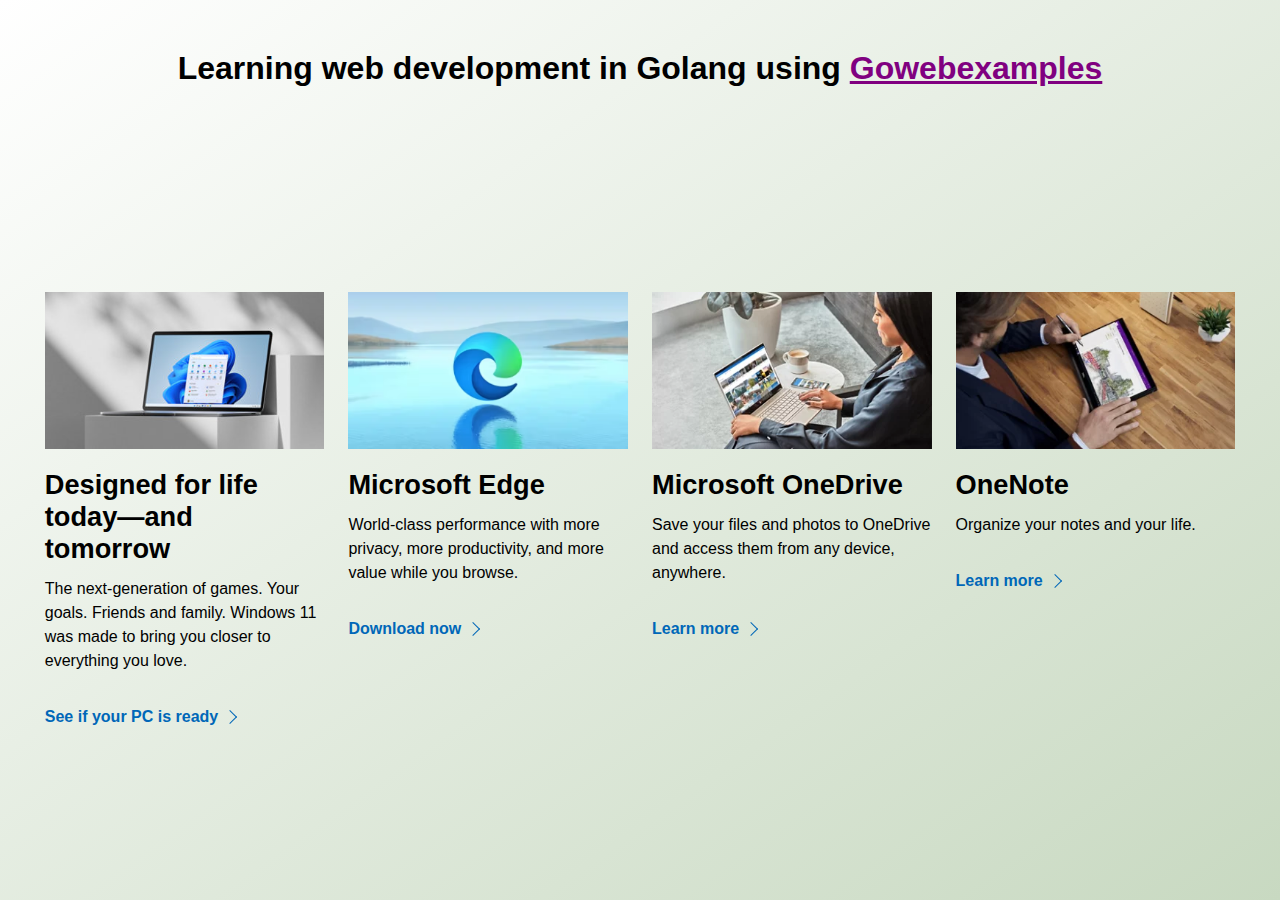
<file: assets/index.html>
<!DOCTYPE html>
<html lang="en">
  <head>
    <meta charset="UTF-8" />
    <meta name="viewport" content="width=device-width, initial-scale=1.0" />
    <link rel="stylesheet" href="styles.css" />
    <title>Learning Golang</title>
  </head>

  <body>
    <h1>
      Learning web development in Golang using
      <a href="https://gowebexamples.com" target="" _blank>Gowebexamples</a>
    </h1>

    <section class="cta-section">
      <div class="card">
        <img
          src="../assets/imgs/designed-for-life.jpeg"
          alt="Designed for life"
          class="card__img"
        />
        <h2 class="card__title">Designed for life today—and tomorrow</h2>
        <p class="card__details">
          The next-generation of games. Your goals. Friends and family. Windows
          11 was made to bring you closer to everything you love.
        </p>
        <a
          href="https://www.microsoft.com/en-gb/windows/windows-11?icid=mscom_marcom_CPH1a_Win11PChlth#pchealthcheck"
          class="card__cta-link"
        >
          See if your PC is ready<span class="card__cta-link--chevron"></span>
        </a>
      </div>

      <div class="card">
        <img
          src="../assets/imgs/microsoft-edge.avif"
          alt="Microsoft Edge"
          class="card__img"
        />
        <h2 class="card__title">Microsoft Edge</h2>
        <p class="card__details">
          World-class performance with more privacy, more productivity, and more
          value while you browse.
        </p>
        <a
          href="https://www.microsoft.com/en-us/edge?form=MI13F3&OCID=MI13F3"
          class="card__cta-link"
        >
          Download now<span class="card__cta-link--chevron"></span>
        </a>
      </div>

      <div class="card">
        <img
          src="../assets/imgs/microsoft-onedrive.webp"
          alt="Microsoft OneDrive"
          class="card__img"
        />
        <h2 class="card__title">Microsoft OneDrive</h2>
        <p class="card__details">
          Save your files and photos to OneDrive and access them from any
          device, anywhere.
        </p>
        <a
          href="https://www.microsoft.com/en/microsoft-365/onedrive/online-cloud-storage?icid=mscom_marcom_CPH3a_OneDrive"
          class="card__cta-link"
        >
          Learn more<span class="card__cta-link--chevron"></span>
        </a>
      </div>

      <div class="card">
        <img
          src="../assets/imgs/onenote.webp"
          alt="OneNote"
          class="card__img"
        />
        <h2 class="card__title">OneNote</h2>
        <p class="card__details">Organize your notes and your life.</p>
        <a
          href="https://www.microsoft.com/en/microsoft-365/onenote/digital-note-taking-app?icid=mscom_marcom_CPH4a_OneNote"
          class="card__cta-link"
        >
          Learn more<span class="card__cta-link--chevron"></span>
        </a>
      </div>
    </section>
  </body>
</html>
</file>
<file: assets/styles.css>
/* General resets */
*,
*::before,
*::after {
  padding: 0;
  margin: 0;
  box-sizing: border-box;
}

h1,
h2,
h3,
h4,
h5,
h6,
p,
a,
title,
label {
  font-family: "Livvic", sans-serif;
}

body {
  height: 100vh;
  width: 100vw;
  background-image: linear-gradient(to bottom right, #fff, #c8d9c1);
  display: flex;
  flex-direction: column;
  padding-top: 50px;
  gap: 50px;
  align-items: center;
  justify-content: center;
  color: black;
}

a {
  color: purple;
}

/* CTA section */
.cta-section {
  padding: 0 3.5%;
  display: grid;
  gap: 2rem 1.5rem;
  grid-template-columns: repeat(auto-fit, minmax(238.27px, 1fr));

  /* ultrawide screens */
  max-width: 1400px;
  margin: auto;
}

/* Card component */
.card {
  width: 100%;
}

.card__img {
  width: 100%;
  object-fit: cover;
  margin-bottom: 1rem;
}

.card__title {
  font-size: 1.7rem;
  font-weight: 600;
  margin-bottom: 0.75rem;
}

.card__details {
  font-size: 1rem;
  font-weight: 400;
  line-height: 1.5rem;
}

.card__cta-link {
  display: block; /* for padding & margin*/
  padding-top: 1rem;
  margin: 1rem 0;
  color: rgb(0, 103, 184);
  font-size: 1rem;
  font-weight: 600;
  line-height: 1.5rem;
  text-decoration: none;
}

.card__cta-link:hover {
  text-decoration: underline;
}

.card__cta-link--chevron {
  display: inline-block;
  position: relative;
  height: 10px;
  width: 10px;
  transition: all 0.15s ease-in-out;
}

.card__cta-link:hover .card__cta-link--chevron {
  transform: translateX(3px);
}

.card__cta-link--chevron::after {
  content: "";
  display: block;
  position: absolute;
  width: 10px;
  height: 10px;
  border-bottom: 1px solid;
  border-right: 1px solid;
  transform: rotate(-45deg);
  right: -7px;
  top: 0px;
}
</file>
